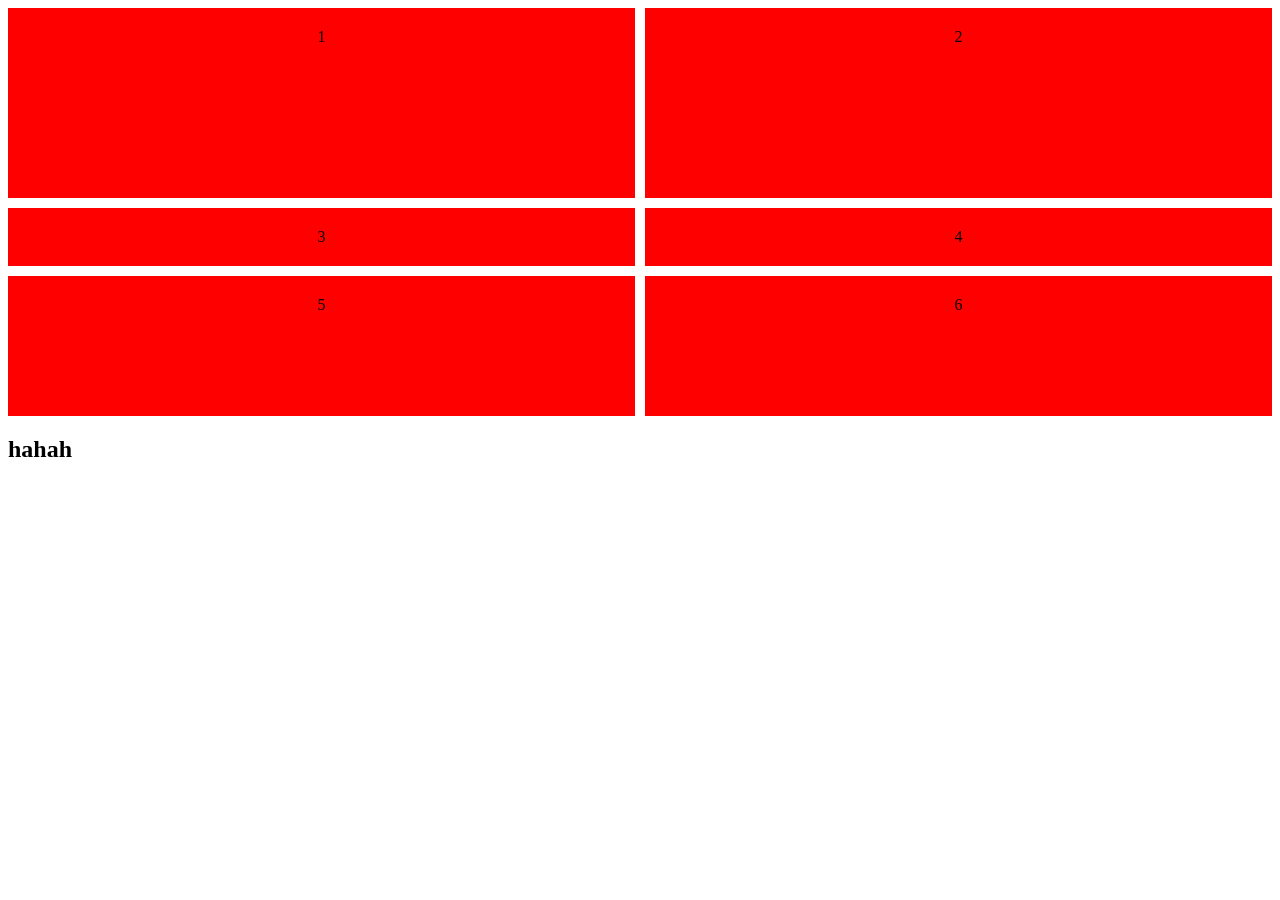
<file: Ls1/index.html>
<!DOCTYPE html>
<html lang="en">
<head>
    <meta charset="UTF-8">
    <meta name="viewport" content="width=device-width, initial-scale=1.0">
    <title>Flexbox example</title>
    <link rel="stylesheet" href="style.css">
</head>
<body>
    <div class="container">
        <div class="box">1</div>
          <div class="box">2</div>
            <div class="box">3</div>
              <div class="box">4</div>
                <div class="box">5</div>
                  <div class="box">6</div>
    </div>
    <h2>hahah</h2>
</body>
</html>
</file>
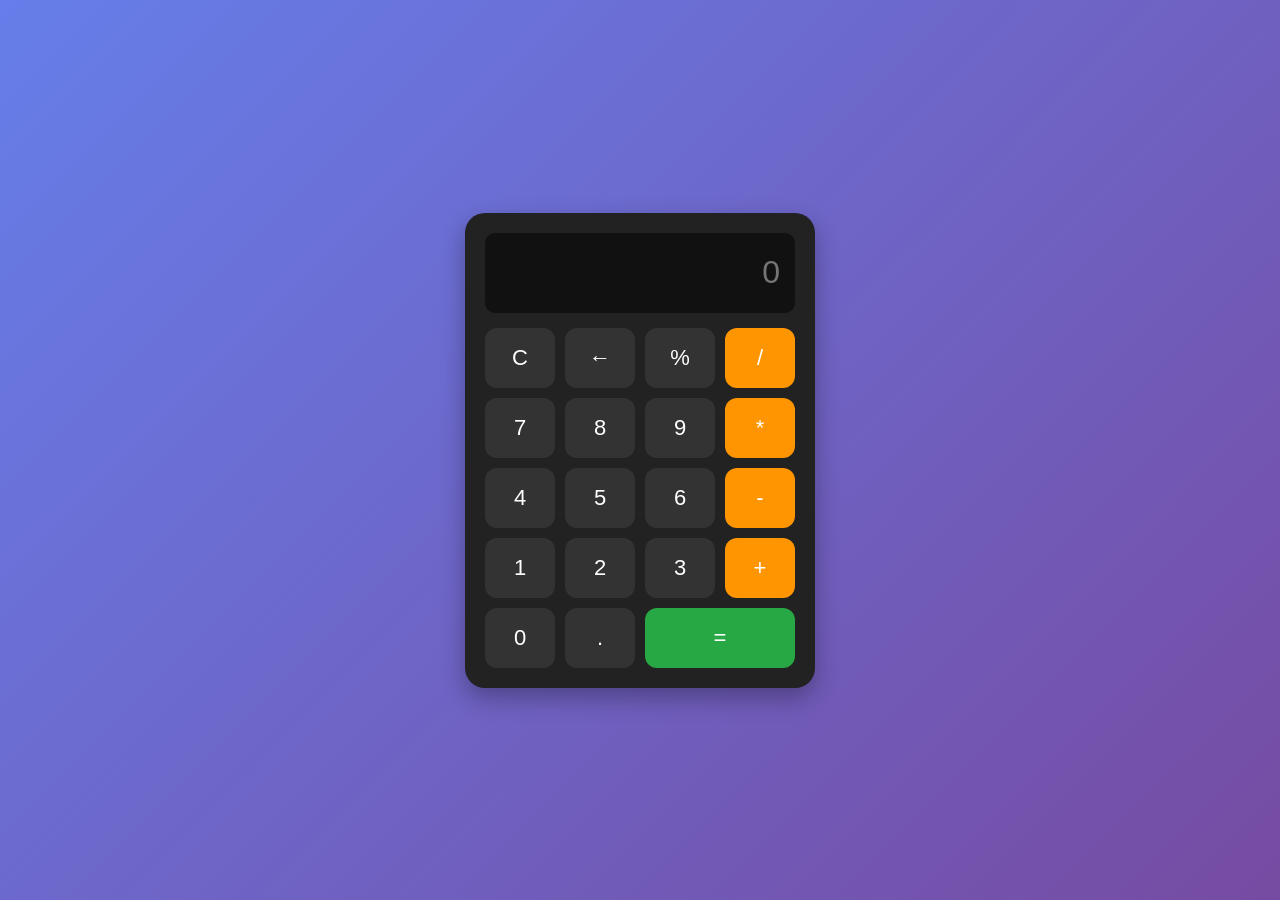
<file: ls5/index.html>
<!DOCTYPE html>
<html lang="vi">
<head>
    <meta charset="UTF-8">
    <meta name="viewport" content="width=device-width, initial-scale=1.0">
    <title>Máy Tính Cầm Tay</title>
    <link rel="stylesheet" href="style.css">
</head>
<body>

    <div class="calculator">
        <input type="text" class="display" placeholder="0" readonly>

        <div class="buttons">
            <button>C</button>
            <button>←</button>
            <button>%</button>
            <button>/</button>

            <button>7</button>
            <button>8</button>
            <button>9</button>
            <button>*</button>

            <button>4</button>
            <button>5</button>
            <button>6</button>
            <button>-</button>

            <button>1</button>
            <button>2</button>
            <button>3</button>
            <button>+</button>

            <button>0</button>
            <button>.</button>
            <button class="equal">=</button>
        </div>
    </div>
<script src="app.js"></script>
</body>
</body>
</html>
</file>
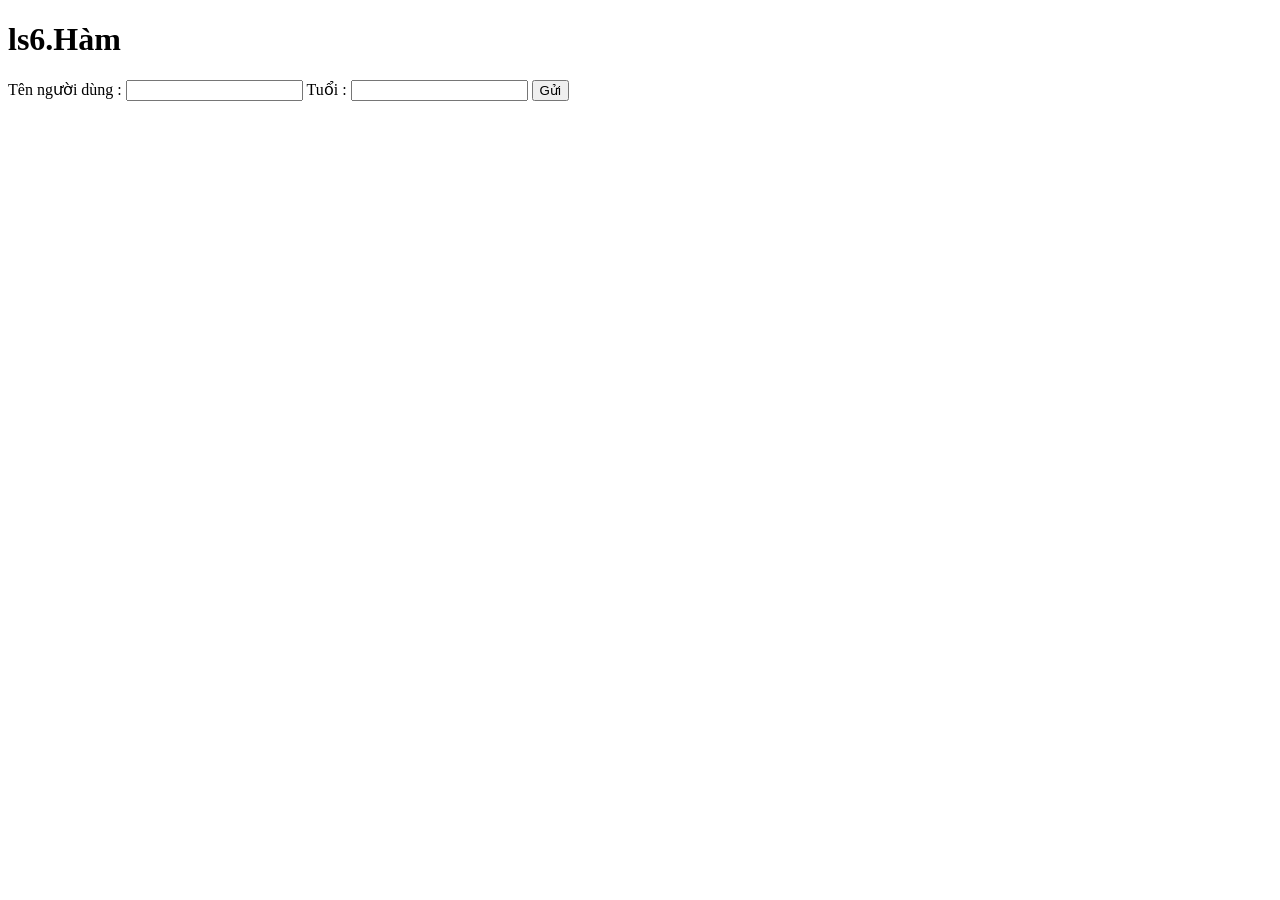
<file: ls6/index.html>
<!DOCTYPE html>
<html lang="en">
<head>
    <meta charset="UTF-8">
    <meta name="viewport" content="width=device-width, initial-scale=1.0">
    <title>leson06</title>
</head>
<body>
    <h1>ls6.Hàm</h1>
    <form id="userform">
        <label for="username">Tên người dùng :</label>
        <input type="text" id="username" name="username" required>
        <label for="age">Tuổi :</label>
        <input type="number" id="age" name ="age">
        <button type="submit">Gửi</button>
    </form>
    <script src="./app.js"></script>
</body>
</html>
</file>
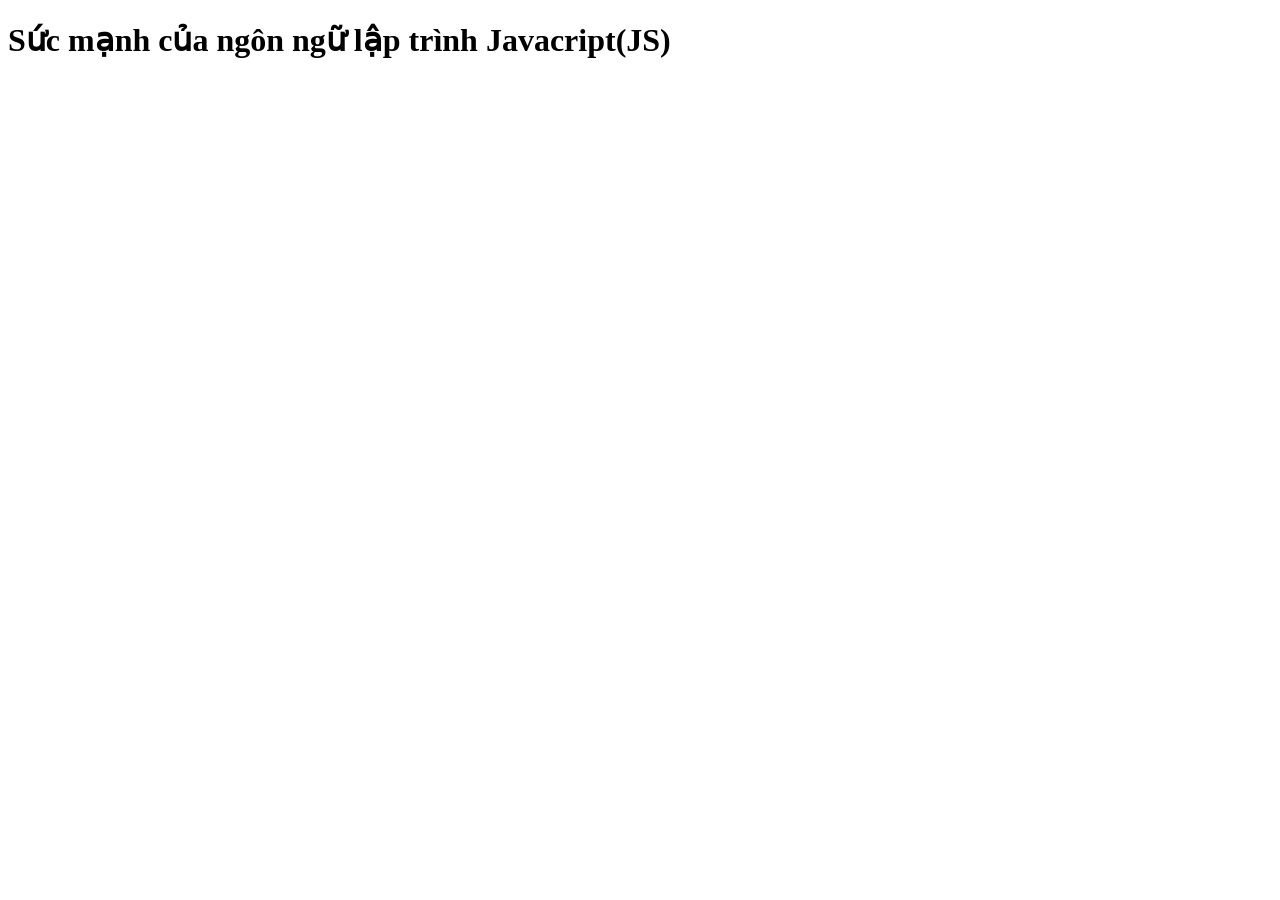
<file: ls2/lesson02/index.html>
<!DOCTYPE html>
<html lang="en">
<head>
    <meta charset="UTF-8">
    <meta name="viewport" content="width=device-width, initial-scale=1.0">
    <title>Document</title>
</head>
<body>
    <h1>Sức mạnh của ngôn ngữ lập trình Javacript(JS)</h1>
    <!-- Cách 1 -->
    <!-- <script>
        //Đây là nơi để chúng ta viết code javascript
        console.log("Hello world")
        //Quy tắc camlcase
        //Kiểu dữ liệu number : số nguyên và số thực 
        let winners = 2
        let price = 9.98
        //Kiểu dữ liệu boolean
        let isEligible = false;
        //Kiểu dữ liệu string
        let camlCase = "Hello";
        //Kiểu dữ liệu null -Giá trị rỗng(cố ý gán )
        let selectedItem = null;
        //Kiểu dữ liêu underfinded- Biến chưa có giá trị
        let result;

        let str = "Mindx Technology School"
        //In ra ký tự "m" bên trong chuỗi 
        //Truy vấn ký tự trong string - index (chỉ số): vị trí phần tử trong chuỗi và bắt đầu từ 0
        console.log(str[0])
        console.log(str[-1])

        //Đếm số ký tự trong chuỗi/Đô dài của chuối 
        console.log(str.length)
        let upperString = str.toLowerCase()
        console.log(upperString)

        let lowerString = str.toLowerCase()
        console.log(lowerString)

        //Nối chuỗi 
        let string1= "Xin Chào"
        let string2= "các bạn lớp jsa18"
        //Cách 1
        let combinedString = string1 + string2
        let combinedStringWithWhiteSpace= string1 + " " + string2
        //Cách 2 :template literals với dấu ${}``(backticks)
        let combinedStringTemplateLiterals = `${string1} ${string2}`

        console.log(combinedString)
        console.log(combinedStringWithWhiteSpace)
        console.log(combinedStringtemplateLiterals)
        
    </script> -->
    
</body>
</html>
</file>
<file: Ls1/style.css>
.container {
    /* display: flex;
    flex-wrap :wrap; */
    display : grid;
    grid-template-columns: repeat(2, 1fr);
    gap :10px;
}
.box {
    /* flex: 1 1 30%;   
    margin : 30px; */
    background-color: #ff0000;
    padding : 20px;
    text-align : center ;
}
/* .box:nth-child(1){
    height :50px; 
} */
.box:nth-child(2) {
    height : 150px ;
}

.box:nth-child(5) {
    height : 100px ;
}
/* .box:nth-child(6) {
    height : 50px ;
} */
</file>
<file: ls5/style.css>
*{
    margin:0;
    padding:0;
    box-sizing:border-box;
}

body{
    height:100vh;
    display:flex;
    justify-content:center;
    align-items:center;
    background:linear-gradient(135deg,#667eea,#764ba2);
    font-family:Arial,sans-serif;
}

.calculator{
    width:350px;
    background:#222;
    border-radius:20px;
    padding:20px;
    box-shadow:0 10px 25px rgba(0,0,0,0.3);
}

.display{
    width:100%;
    height:80px;
    border:none;
    outline:none;
    background:#111;
    color:white;
    text-align:right;
    font-size:32px;
    padding:15px;
    border-radius:10px;
    margin-bottom:15px;
}

.buttons{
    display:grid;
    grid-template-columns:repeat(4,1fr);
    gap:10px;
}

button{
    height:60px;
    border:none;
    border-radius:12px;
    font-size:22px;
    cursor:pointer;
    background:#333;
    color:white;
    transition:0.3s;
}

button:hover{
    background:#555;
}

button:nth-child(4),
button:nth-child(8),
button:nth-child(12),
button:nth-child(16){
    background:#ff9500;
}

button:nth-child(4):hover,
button:nth-child(8):hover,
button:nth-child(12):hover,
button:nth-child(16):hover{
    background:#ffb347;
}

.equal{
    grid-column:span 2;
    background:#28a745;
}

.equal:hover{
    background:#34c759;
}
</file>
